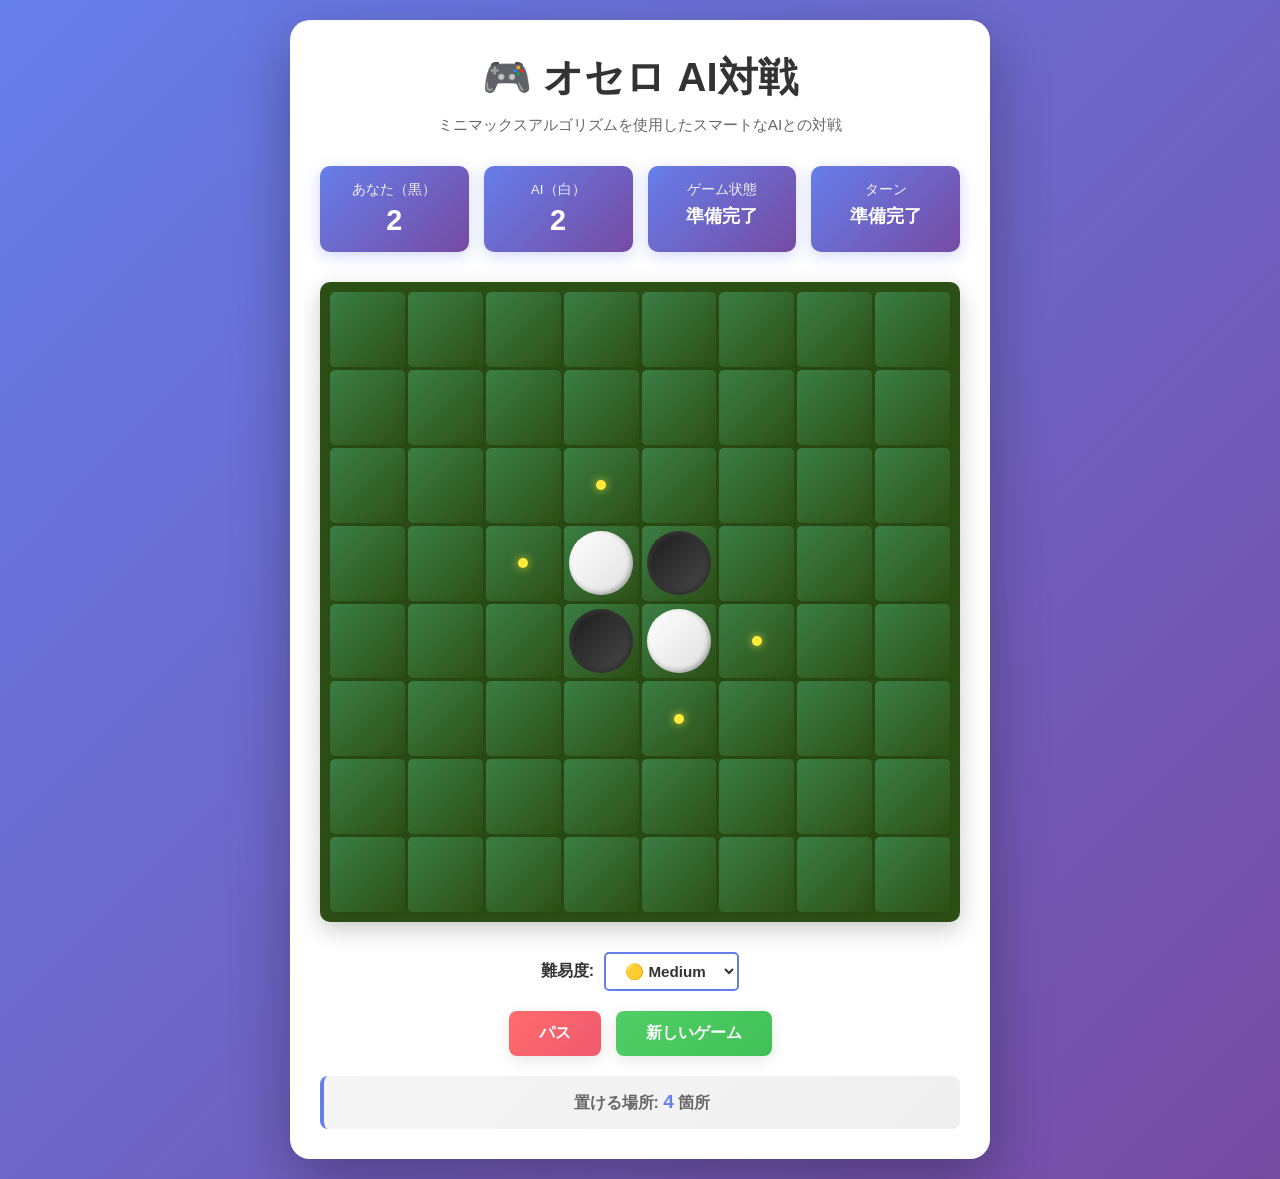
<file: index.html>
<!DOCTYPE html>
<html lang="ja">
<head>
    <meta charset="UTF-8">
    <meta name="viewport" content="width=device-width, initial-scale=1.0">
    <title>🎮 オセロ AI対戦</title>
    <link rel="stylesheet" href="style.css">
</head>
<body>
    <div class="container">
        <!-- ヘッダー -->
        <h1>🎮 オセロ AI対戦</h1>
        <p class="subtitle">ミニマックスアルゴリズムを使用したスマートなAIとの対戦</p>

        <!-- ゲーム情報パネル -->
        <div class="info-panel">
            <div class="info-item">
                <div class="info-label">あなた（黒）</div>
                <div class="info-value" id="playerScore">2</div>
            </div>
            <div class="info-item">
                <div class="info-label">AI（白）</div>
                <div class="info-value" id="aiScore">2</div>
            </div>
            <div class="info-item" id="status">
                <div class="info-label">ゲーム状態</div>
                <div class="info-value">準備完了</div>
            </div>
            <div class="info-item" id="turnInfo">
                <div class="info-label">ターン</div>
                <div class="info-value">準備完了</div>
            </div>
        </div>

        <!-- ゲーム盤 -->
        <div id="board"></div>

        <!-- コントロール -->
        <div class="controls">
            <div class="control-group">
                <label for="difficulty">難易度:</label>
                <select id="difficulty">
                    <option value="easy">🟢 Easy</option>
                    <option value="medium" selected>🟡 Medium</option>
                    <option value="hard">🔴 Hard</option>
                </select>
            </div>
        </div>

        <!-- ボタン -->
        <div class="controls">
            <button id="passBtn">パス</button>
            <button id="resetBtn">新しいゲーム</button>
        </div>

        <!-- 有効な手の数表示 -->
        <div class="valid-moves-display">
            置ける場所: <strong id="validMoves">4</strong> 箇所
        </div>
    </div>

    <!-- スクリプト -->
    <script src="othello.js"></script>
    <script src="ai.js"></script>
    <script src="main.js"></script>
</body>
</html>
</file>
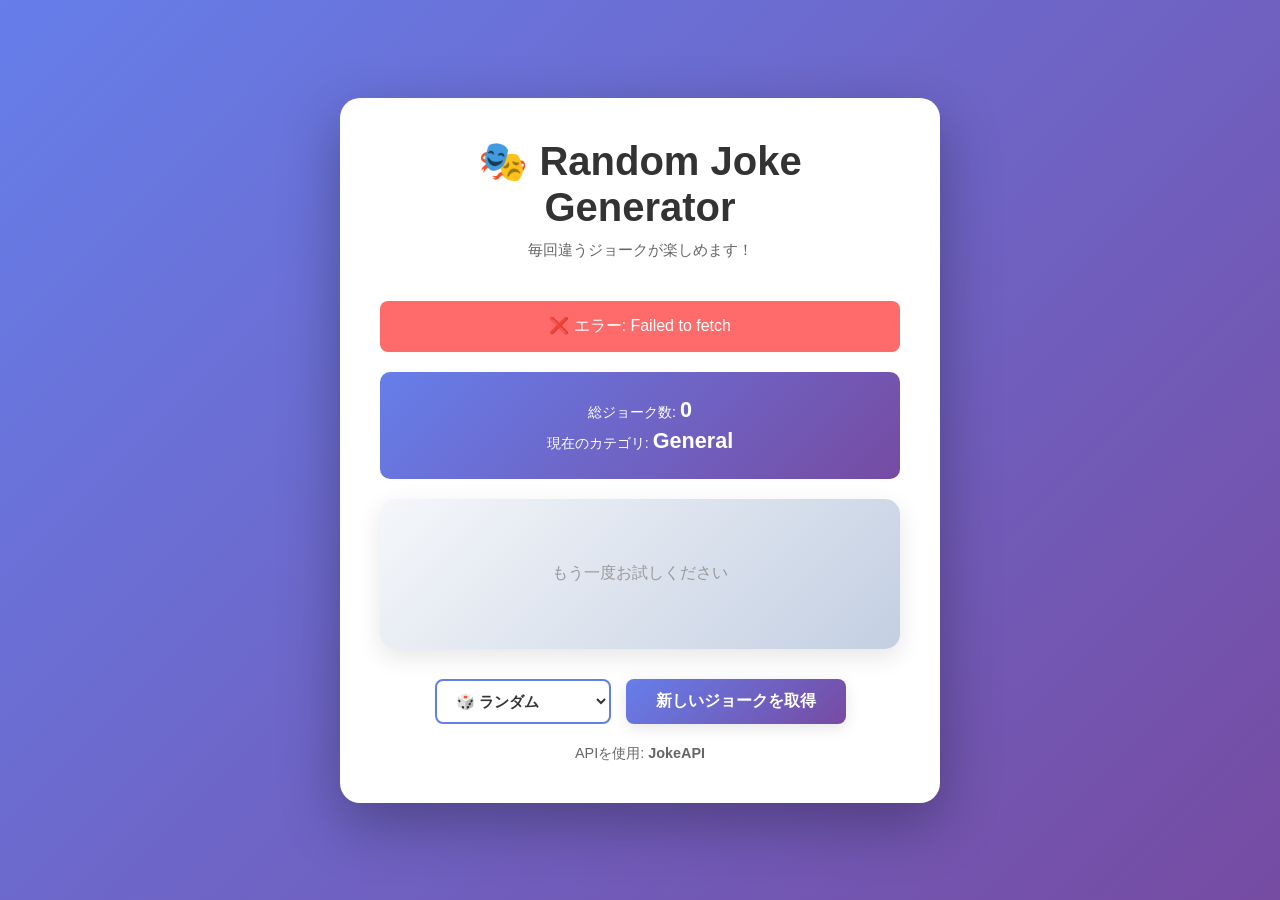
<file: joke-generator.html>
<!DOCTYPE html>
<html lang="ja">
<head>
    <meta charset="UTF-8">
    <meta name="viewport" content="width=device-width, initial-scale=1.0">
    <title>🎭 Random Joke Generator</title>
    <style>
        * {
            margin: 0;
            padding: 0;
            box-sizing: border-box;
        }

        body {
            font-family: 'Segoe UI', Tahoma, Geneva, Verdana, sans-serif;
            background: linear-gradient(135deg, #667eea 0%, #764ba2 100%);
            min-height: 100vh;
            display: flex;
            justify-content: center;
            align-items: center;
            padding: 20px;
        }

        .container {
            background: white;
            border-radius: 20px;
            padding: 40px;
            box-shadow: 0 20px 60px rgba(0, 0, 0, 0.3);
            max-width: 600px;
            width: 100%;
        }

        h1 {
            text-align: center;
            color: #333;
            margin-bottom: 10px;
            font-size: 2.5em;
        }

        .subtitle {
            text-align: center;
            color: #666;
            margin-bottom: 40px;
            font-size: 0.95em;
        }

        .joke-container {
            background: linear-gradient(135deg, #f5f7fa 0%, #c3cfe2 100%);
            border-radius: 15px;
            padding: 30px;
            margin-bottom: 30px;
            min-height: 150px;
            display: flex;
            flex-direction: column;
            justify-content: center;
            align-items: center;
            text-align: center;
            box-shadow: 0 8px 25px rgba(0, 0, 0, 0.1);
        }

        .joke-type {
            color: #667eea;
            font-size: 0.9em;
            font-weight: 600;
            margin-bottom: 15px;
            text-transform: uppercase;
            letter-spacing: 1px;
        }

        .joke-content {
            color: #333;
            font-size: 1.2em;
            line-height: 1.6;
            margin-bottom: 20px;
        }

        .punchline {
            color: #764ba2;
            font-size: 1.1em;
            font-weight: bold;
            margin-top: 15px;
        }

        .loading {
            text-align: center;
            color: #667eea;
            font-size: 1.1em;
        }

        .spinner {
            display: inline-block;
            width: 30px;
            height: 30px;
            border: 3px solid rgba(102, 126, 234, 0.3);
            border-radius: 50%;
            border-top-color: #667eea;
            animation: spin 1s ease-in-out infinite;
            margin-right: 10px;
        }

        @keyframes spin {
            to {
                transform: rotate(360deg);
            }
        }

        .controls {
            display: flex;
            gap: 15px;
            flex-wrap: wrap;
            justify-content: center;
            margin-bottom: 20px;
        }

        button {
            padding: 12px 30px;
            font-size: 1em;
            font-weight: 600;
            border: none;
            border-radius: 8px;
            cursor: pointer;
            transition: all 0.3s ease;
            box-shadow: 0 4px 15px rgba(0, 0, 0, 0.1);
        }

        #getJokeBtn {
            background: linear-gradient(135deg, #667eea 0%, #764ba2 100%);
            color: white;
        }

        #getJokeBtn:hover:not(:disabled) {
            transform: translateY(-2px);
            box-shadow: 0 8px 20px rgba(102, 126, 234, 0.3);
        }

        #getJokeBtn:disabled {
            opacity: 0.6;
            cursor: not-allowed;
        }

        .category-select {
            padding: 10px 15px;
            border: 2px solid #667eea;
            border-radius: 8px;
            background: white;
            color: #333;
            cursor: pointer;
            font-size: 0.95em;
            font-weight: 600;
        }

        .category-select:hover {
            border-color: #764ba2;
            box-shadow: 0 4px 10px rgba(102, 126, 234, 0.2);
        }

        .error-message {
            background: #ff6b6b;
            color: white;
            padding: 15px;
            border-radius: 8px;
            margin-bottom: 20px;
            text-align: center;
        }

        .success-message {
            background: #51cf66;
            color: white;
            padding: 15px;
            border-radius: 8px;
            margin-bottom: 20px;
            text-align: center;
        }

        .stats {
            background: linear-gradient(135deg, #667eea 0%, #764ba2 100%);
            color: white;
            padding: 20px;
            border-radius: 10px;
            text-align: center;
            margin-bottom: 20px;
        }

        .stat-item {
            font-size: 0.9em;
            margin: 5px 0;
        }

        .stat-value {
            font-size: 1.5em;
            font-weight: bold;
        }

        @media (max-width: 600px) {
            .container {
                padding: 20px;
            }

            h1 {
                font-size: 2em;
            }

            .joke-container {
                padding: 20px;
                min-height: 120px;
            }

            .joke-content {
                font-size: 1em;
            }

            .punchline {
                font-size: 0.95em;
            }

            button {
                padding: 10px 20px;
                font-size: 0.9em;
            }

            .category-select {
                font-size: 0.85em;
                padding: 8px 12px;
            }
        }
    </style>
</head>
<body>
    <div class="container">
        <h1>🎭 Random Joke Generator</h1>
        <p class="subtitle">毎回違うジョークが楽しめます！</p>

        <div id="message"></div>

        <div class="stats">
            <div class="stat-item">
                総ジョーク数: <span class="stat-value" id="jokeCount">0</span>
            </div>
            <div class="stat-item">
                現在のカテゴリ: <span class="stat-value" id="currentCategory">General</span>
            </div>
        </div>

        <div class="joke-container" id="jokeContainer">
            <div class="loading">
                <span class="spinner"></span>ジョークを読み込み中...
            </div>
        </div>

        <div class="controls">
            <select class="category-select" id="categorySelect">
                <option value="">🎲 ランダム</option>
                <option value="general">👨‍💼 General</option>
                <option value="programming">💻 Programming</option>
                <option value="knock-knock">🚪 Knock-Knock</option>
            </select>
            <button id="getJokeBtn">新しいジョークを取得</button>
        </div>

        <div style="text-align: center; color: #666; font-size: 0.9em;">
            <p>APIを使用: <strong>JokeAPI</strong></p>
        </div>
    </div>

    <script>
        class JokeGenerator {
            constructor() {
                this.jokeCount = 0;
                this.currentCategory = 'General';
                this.apiUrl = 'https://v2.jokeapi.dev/joke/';
                this.init();
            }

            init() {
                document.getElementById('getJokeBtn').addEventListener('click', () => this.fetchJoke());
                document.getElementById('categorySelect').addEventListener('change', (e) => {
                    this.currentCategory = e.target.value || 'General';
                    this.fetchJoke();
                });
                this.fetchJoke();
            }

            async fetchJoke() {
                const btn = document.getElementById('getJokeBtn');
                const container = document.getElementById('jokeContainer');
                const messageEl = document.getElementById('message');

                btn.disabled = true;
                container.innerHTML = '<div class="loading"><span class="spinner"></span>ジョークを読み込み中...</div>';
                messageEl.innerHTML = '';

                try {
                    const category = document.getElementById('categorySelect').value || 'Any';
                    const url = `${this.apiUrl}${category}?lang=ja`;

                    const response = await fetch(url);

                    if (!response.ok) {
                        throw new Error('APIからの取得に失敗しました');
                    }

                    const data = await response.json();

                    if (data.error) {
                        throw new Error('ジョークが見つかりません');
                    }

                    this.displayJoke(data);
                    this.jokeCount++;
                    this.updateStats();

                } catch (error) {
                    messageEl.innerHTML = `<div class="error-message">❌ エラー: ${error.message}</div>`;
                    container.innerHTML = '<div style="text-align: center; color: #999;">もう一度お試しください</div>';
                } finally {
                    btn.disabled = false;
                }
            }

            displayJoke(jokeData) {
                const container = document.getElementById('jokeContainer');
                let jokeHTML = `<div class="joke-type">${jokeData.category}</div>`;

                if (jokeData.type === 'single') {
                    jokeHTML += `<div class="joke-content">${jokeData.joke}</div>`;
                } else {
                    jokeHTML += `
                        <div class="joke-content">${jokeData.setup}</div>
                        <div class="punchline">${jokeData.delivery}</div>
                    `;
                }

                container.innerHTML = jokeHTML;
            }

            updateStats() {
                const category = document.getElementById('categorySelect').value || 'ランダム';
                document.getElementById('jokeCount').textContent = this.jokeCount;
                document.getElementById('currentCategory').textContent = category;
            }
        }

        // アプリケーション起動
        document.addEventListener('DOMContentLoaded', () => {
            new JokeGenerator();
        });
    </script>
</body>
</html>
</file>
<file: style.css>
/* ======================================
   オセロ AI対戦 - スタイルシート
   ====================================== */

* {
    margin: 0;
    padding: 0;
    box-sizing: border-box;
}

body {
    font-family: 'Segoe UI', Tahoma, Geneva, Verdana, sans-serif;
    background: linear-gradient(135deg, #667eea 0%, #764ba2 100%);
    min-height: 100vh;
    display: flex;
    justify-content: center;
    align-items: center;
    padding: 20px;
}

.container {
    background: white;
    border-radius: 20px;
    padding: 30px;
    box-shadow: 0 20px 60px rgba(0, 0, 0, 0.3);
    max-width: 700px;
    width: 100%;
}

h1 {
    text-align: center;
    color: #333;
    margin-bottom: 10px;
    font-size: 2.5em;
}

.subtitle {
    text-align: center;
    color: #666;
    margin-bottom: 30px;
    font-size: 0.95em;
}

/* ======================================
   情報パネル
   ====================================== */

.info-panel {
    display: grid;
    grid-template-columns: 1fr 1fr 1fr 1fr;
    gap: 15px;
    margin-bottom: 30px;
}

.info-item {
    background: linear-gradient(135deg, #667eea 0%, #764ba2 100%);
    color: white;
    padding: 15px;
    border-radius: 10px;
    text-align: center;
    box-shadow: 0 4px 15px rgba(102, 126, 234, 0.3);
}

.info-label {
    font-size: 0.85em;
    opacity: 0.9;
    margin-bottom: 5px;
}

.info-value {
    font-size: 1.8em;
    font-weight: bold;
}

/* ゲーム状態・ターン情報の特別なスタイル */
#status .info-value,
#turnInfo .info-value {
    font-size: 1.1em;
    word-break: break-word;
}

/* ======================================
   ゲーム盤
   ====================================== */

#board {
    display: grid;
    grid-template-columns: repeat(8, 1fr);
    gap: 3px;
    background: #2d5016;
    padding: 10px;
    border-radius: 10px;
    margin-bottom: 30px;
    box-shadow: 0 8px 25px rgba(0, 0, 0, 0.2);
}

.cell {
    aspect-ratio: 1;
    border: none;
    background: linear-gradient(135deg, #3a7e44 0%, #2d5016 100%);
    cursor: pointer;
    border-radius: 5px;
    position: relative;
    overflow: hidden;
    transition: all 0.2s ease;
    padding: 0;
    display: flex;
    justify-content: center;
    align-items: center;
}

.cell:hover:not(.disabled):not(:disabled) {
    transform: scale(1.05);
    background: linear-gradient(135deg, #45a050 0%, #3a7e44 100%);
}

.cell.disabled {
    cursor: default;
}

.cell:disabled {
    opacity: 0.6;
    cursor: not-allowed;
}

/* 有効な手の表示 */
.cell.valid-move {
    position: relative;
}

.cell.valid-move::before {
    content: '';
    width: 10px;
    height: 10px;
    background: #ffeb3b;
    border-radius: 50%;
    box-shadow: 0 0 10px rgba(255, 235, 59, 0.8);
    animation: pulse 1.5s infinite;
}

@keyframes pulse {
    0%, 100% {
        transform: scale(1);
        opacity: 1;
    }
    50% {
        transform: scale(1.3);
        opacity: 0.7;
    }
}

/* ======================================
   石
   ====================================== */

.stone {
    width: 85%;
    height: 85%;
    border-radius: 50%;
    box-shadow: inset -2px -2px 5px rgba(0, 0, 0, 0.3),
                inset 2px 2px 5px rgba(255, 255, 255, 0.1);
    animation: stonePlace 0.3s ease;
}

.stone.black {
    background: linear-gradient(135deg, #1a1a1a 0%, #4a4a4a 100%);
}

.stone.white {
    background: linear-gradient(135deg, #ffffff 0%, #e0e0e0 100%);
}

@keyframes stonePlace {
    0% {
        transform: scale(0);
        opacity: 0;
    }
    100% {
        transform: scale(1);
        opacity: 1;
    }
}

/* ======================================
   コントロール
   ====================================== */

.controls {
    display: flex;
    gap: 15px;
    margin-bottom: 20px;
    flex-wrap: wrap;
    justify-content: center;
}

.control-group {
    display: flex;
    align-items: center;
    gap: 10px;
}

.control-group label {
    font-weight: 600;
    color: #333;
}

.control-group select {
    padding: 8px 15px;
    border: 2px solid #667eea;
    border-radius: 5px;
    background: white;
    color: #333;
    cursor: pointer;
    font-size: 0.95em;
    font-weight: 600;
    transition: all 0.3s ease;
}

.control-group select:hover {
    border-color: #764ba2;
    box-shadow: 0 4px 10px rgba(102, 126, 234, 0.2);
}

button {
    padding: 12px 30px;
    font-size: 1em;
    font-weight: 600;
    border: none;
    border-radius: 8px;
    cursor: pointer;
    transition: all 0.3s ease;
    box-shadow: 0 4px 15px rgba(0, 0, 0, 0.1);
}

#passBtn {
    background: linear-gradient(135deg, #ff6b6b 0%, #ee5a6f 100%);
    color: white;
}

#passBtn:hover:not(:disabled) {
    transform: translateY(-2px);
    box-shadow: 0 8px 20px rgba(255, 107, 107, 0.3);
}

#passBtn:disabled {
    opacity: 0.5;
    cursor: not-allowed;
}

#resetBtn {
    background: linear-gradient(135deg, #51cf66 0%, #40c057 100%);
    color: white;
}

#resetBtn:hover {
    transform: translateY(-2px);
    box-shadow: 0 8px 20px rgba(81, 207, 102, 0.3);
}

/* ======================================
   有効な手の数表示
   ====================================== */

.valid-moves-display {
    text-align: center;
    color: #666;
    font-weight: 600;
    padding: 15px;
    background: linear-gradient(135deg, #f5f5f5 0%, #efefef 100%);
    border-radius: 8px;
    border-left: 4px solid #667eea;
}

.valid-moves-display strong {
    color: #667eea;
    font-size: 1.2em;
}

/* ======================================
   レスポンシブデザイン
   ====================================== */

@media (max-width: 600px) {
    .container {
        padding: 20px;
    }

    h1 {
        font-size: 2em;
    }

    .subtitle {
        font-size: 0.85em;
        margin-bottom: 20px;
    }

    .info-panel {
        grid-template-columns: 1fr 1fr;
        gap: 10px;
        margin-bottom: 20px;
    }

    .info-item {
        padding: 10px;
    }

    .info-label {
        font-size: 0.75em;
    }

    .info-value {
        font-size: 1.5em;
    }

    #status .info-value,
    #turnInfo .info-value {
        font-size: 0.95em;
    }

    #board {
        gap: 2px;
        padding: 8px;
        margin-bottom: 20px;
    }

    .controls {
        gap: 10px;
        margin-bottom: 15px;
    }

    button {
        padding: 10px 20px;
        font-size: 0.9em;
    }

    .control-group select {
        padding: 6px 12px;
        font-size: 0.85em;
    }

    .valid-moves-display {
        padding: 10px;
        font-size: 0.9em;
    }
}

@media (max-width: 400px) {
    .container {
        padding: 15px;
    }

    h1 {
        font-size: 1.5em;
    }

    .info-panel {
        grid-template-columns: 1fr;
        gap: 8px;
    }

    .controls {
        flex-direction: column;
    }

    button,
    .control-group select {
        width: 100%;
    }
}
</file>
